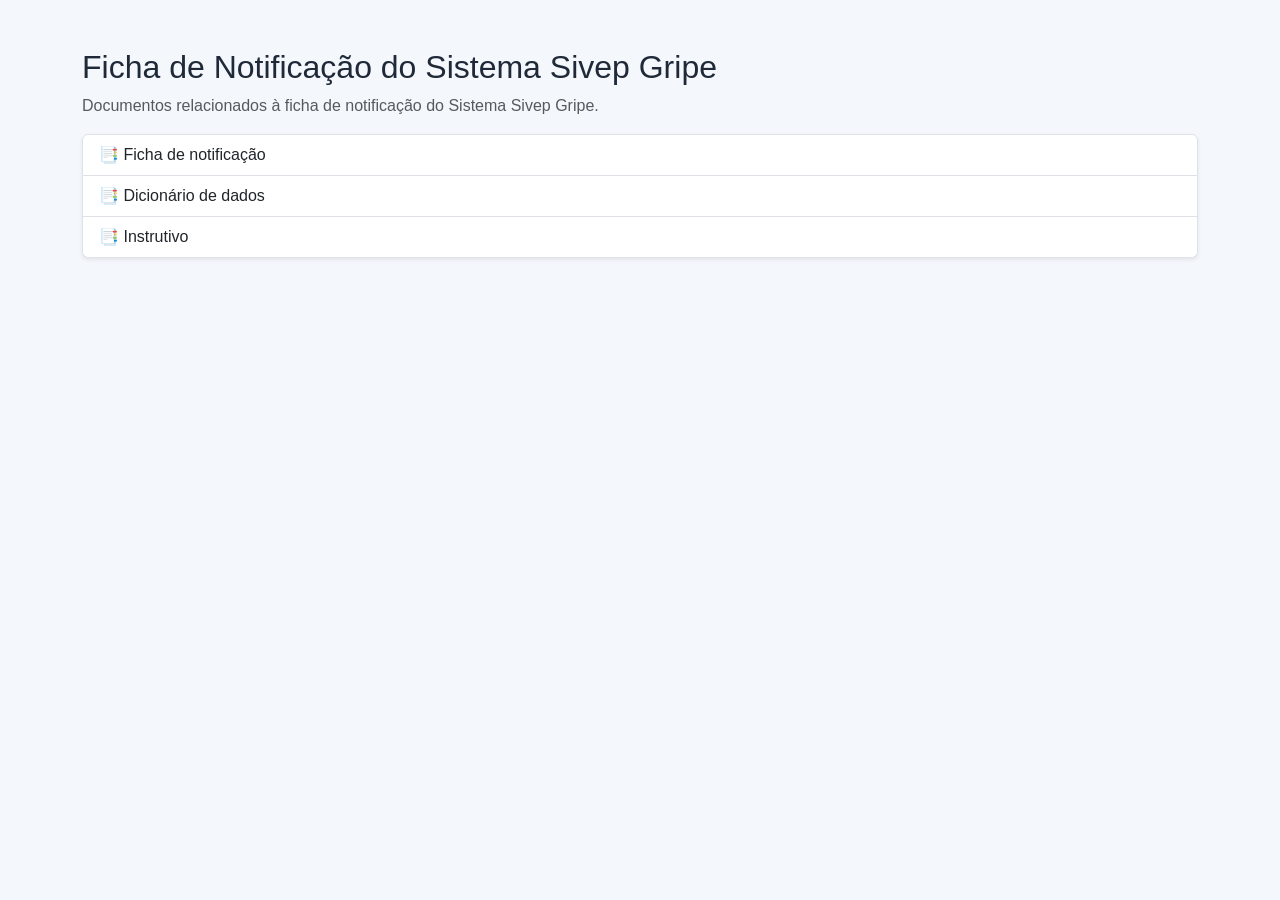
<file: paginas/srag/documentos/documentos tecnicos/fichas notificacao/index.html>
<!DOCTYPE html>
<html lang="pt-BR">

<head>
    <meta charset="UTF-8">
    <meta name="viewport" content="width=device-width, initial-scale=1.0">

    <title>Ficha de Notificação - Sivep Gripe</title>

    <link href="https://cdn.jsdelivr.net/npm/bootstrap@5.3.3/dist/css/bootstrap.min.css" rel="stylesheet">

    <link rel="stylesheet" href="../../../../../../css/style.css">
</head>

<body>

    <div class="container py-5">

        <h2>Ficha de Notificação do Sistema Sivep Gripe</h2>

        <p class="text-muted">
            Documentos relacionados à ficha de notificação do Sistema Sivep Gripe.
        </p>

        <div class="list-group shadow-sm">

            <a href="Ficha-de-notificacao/Ficha.pdf"
               target="_blank"
       class="list-group-item list-group-item-action">
        📑 Ficha de notificação
            
            </a>

            <a href="Dicionario-de-dados/Dicionario.pdf"
               target="_blank"
       class="list-group-item list-group-item-action">
        📑 Dicionário de dados
            
            </a>

            <a href="Instrutivo/Instrutivo.pdf"
               target="_blank"
       class="list-group-item list-group-item-action">
        📑 Instrutivo
            </a>

        </div>

    </div>

</body>
</html>
</file>
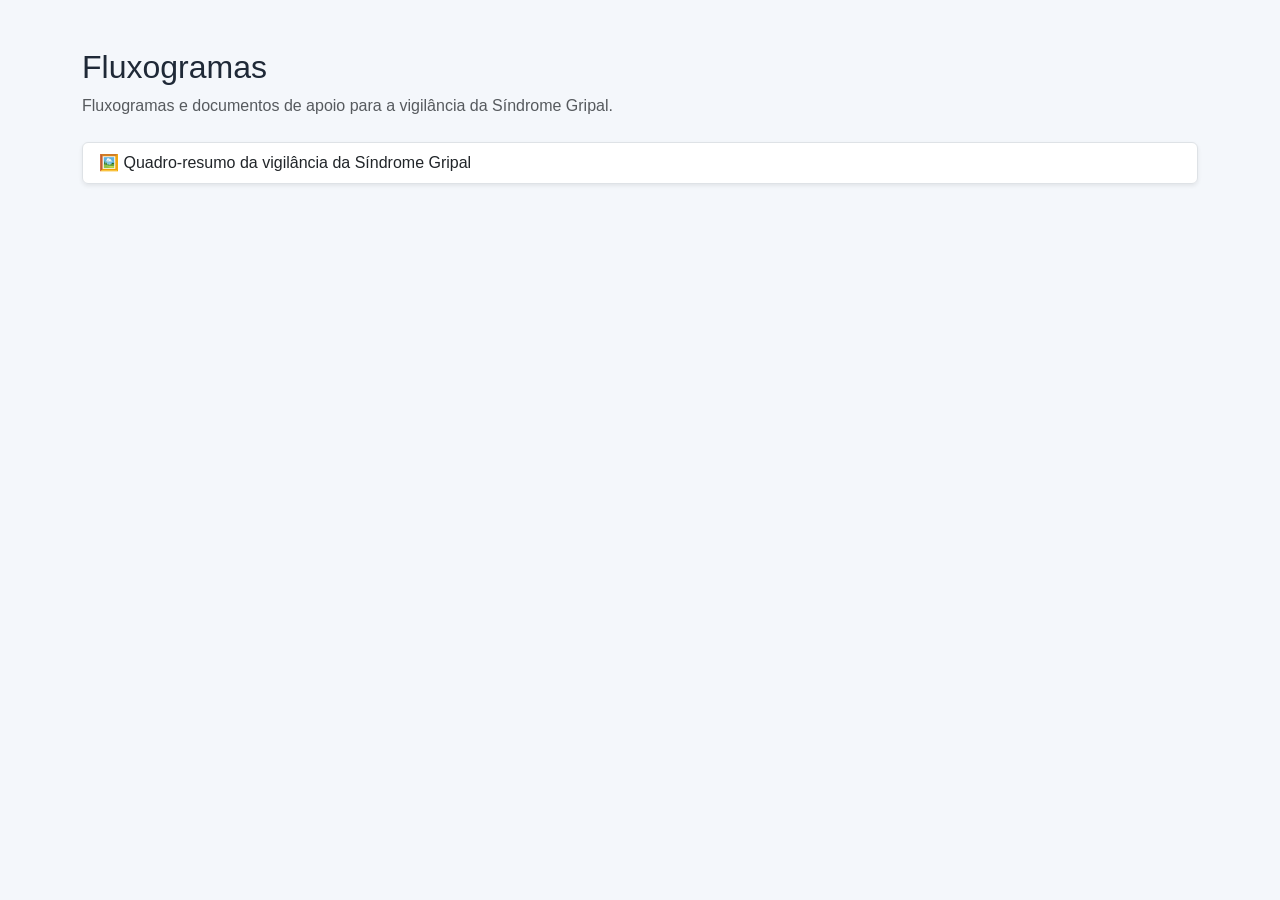
<file: paginas/srag/documentos/documentos tecnicos/fluxogramas/index.html>
<!DOCTYPE html>
<html lang="pt-BR">

<head>
    <meta charset="UTF-8">
    <meta name="viewport" content="width=device-width, initial-scale=1.0">

    <title>Fluxogramas - Sivep Gripe</title>

    <link href="https://cdn.jsdelivr.net/npm/bootstrap@5.3.3/dist/css/bootstrap.min.css" rel="stylesheet">

    <link rel="stylesheet" href="../../../../../../css/style.css">
</head>

<body>

    <div class="container py-5">

        <h2>Fluxogramas</h2>

        <p class="text-muted">
            Fluxogramas e documentos de apoio para a vigilância da Síndrome Gripal.
        </p>

        <div class="list-group shadow-sm mt-4">

            <a href="quadro-resumo.png"
               target="_blank"
               class="list-group-item list-group-item-action">
                🖼️ Quadro-resumo da vigilância da Síndrome Gripal
            </a>

        </div>

    </div>

</body>
</html>
</file>
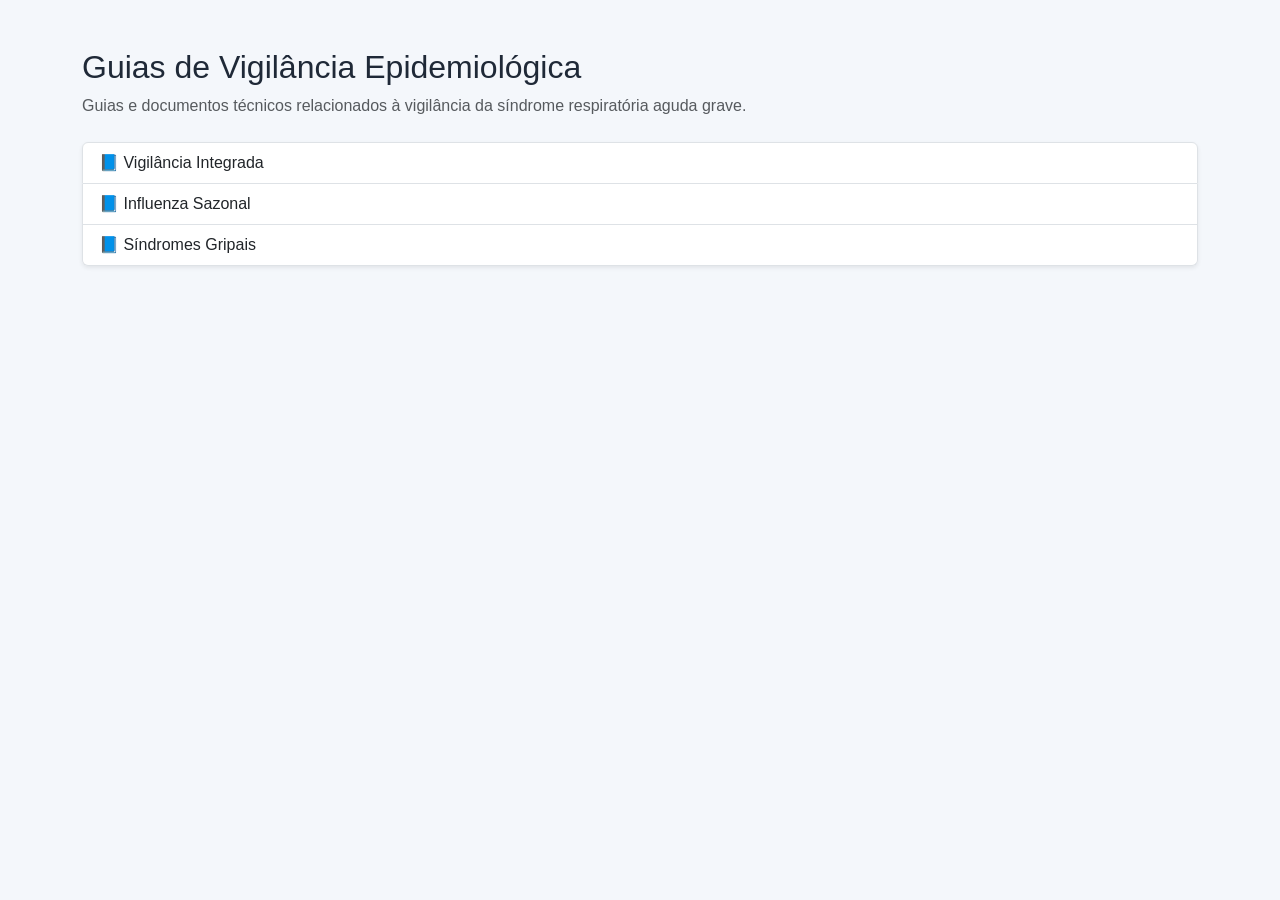
<file: paginas/srag/documentos/documentos tecnicos/guias/index.html>
<!DOCTYPE html>
<html lang="pt-BR">

<head>
    <meta charset="UTF-8">
    <meta name="viewport" content="width=device-width, initial-scale=1.0">

    <title>Guias - Sivep Gripe</title>

    <link href="https://cdn.jsdelivr.net/npm/bootstrap@5.3.3/dist/css/bootstrap.min.css" rel="stylesheet">

    <link rel="stylesheet" href="../../../../../../css/style.css">
</head>

<body>

    <div class="container py-5">

        <h2>Guias de Vigilância Epidemiológica</h2>

        <p class="text-muted">
            Guias e documentos técnicos relacionados à vigilância da síndrome respiratória aguda grave.
        </p>

        <div class="list-group shadow-sm mt-4">

            <a href="Guia de Vigilancia Integrada/vigilancia-integrada.pdf"
               target="_blank"
               class="list-group-item list-group-item-action">
                📘 Vigilância Integrada
            </a>

            <a href="Influenza Sazonal/Influenza-sazonal.pdf"
               target="_blank"
               class="list-group-item list-group-item-action">
                📘 Influenza Sazonal
            </a>

            <a href="Vigilancia das Sindromes Gripais/Sindromes-Gripais.pdf"
               target="_blank"
               class="list-group-item list-group-item-action">
                📘 Síndromes Gripais
            </a>

        </div>

    </div>

</body>
</html>
</file>
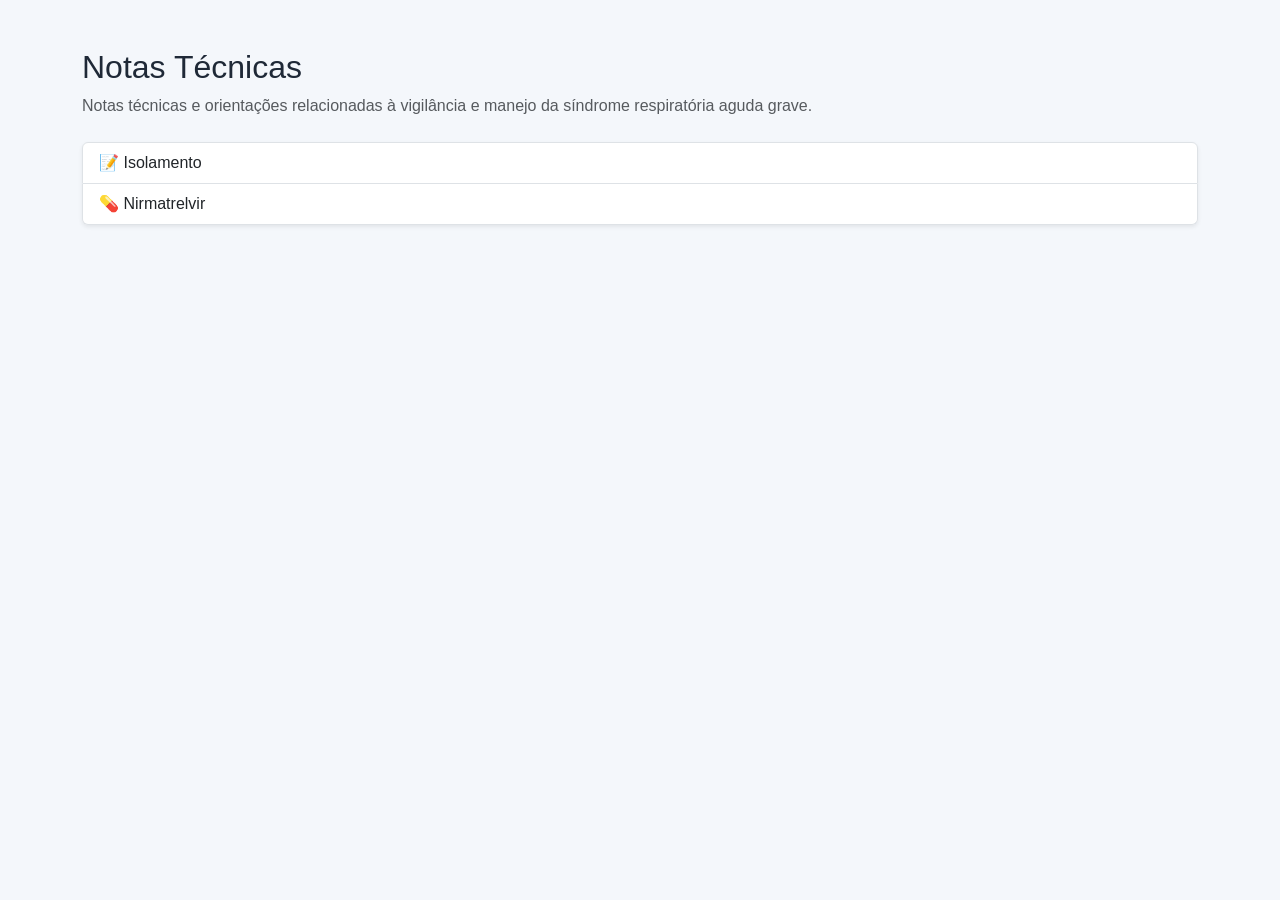
<file: paginas/srag/documentos/documentos tecnicos/notas tecnicas/index.html>
<!DOCTYPE html>
<html lang="pt-BR">

<head>
    <meta charset="UTF-8">
    <meta name="viewport" content="width=device-width, initial-scale=1.0">

    <title>Notas Técnicas - Sivep Gripe</title>

    <link href="https://cdn.jsdelivr.net/npm/bootstrap@5.3.3/dist/css/bootstrap.min.css" rel="stylesheet">

    <link rel="stylesheet" href="../../../../../../css/style.css">
</head>

<body>

    <div class="container py-5">

        <h2>Notas Técnicas</h2>

        <p class="text-muted">
            Notas técnicas e orientações relacionadas à vigilância e manejo da síndrome respiratória aguda grave.
        </p>

        <div class="list-group shadow-sm mt-4">

            <a href="Isolamento/isolamento.pdf"
               class="list-group-item list-group-item-action">
                📝 Isolamento
            </a>

            <a href="Nirmatrelvir/NIRMATRELVIR.pdf"
               class="list-group-item list-group-item-action">
                💊 Nirmatrelvir
            </a>

        </div>

    </div>

</body>
</html>
</file>
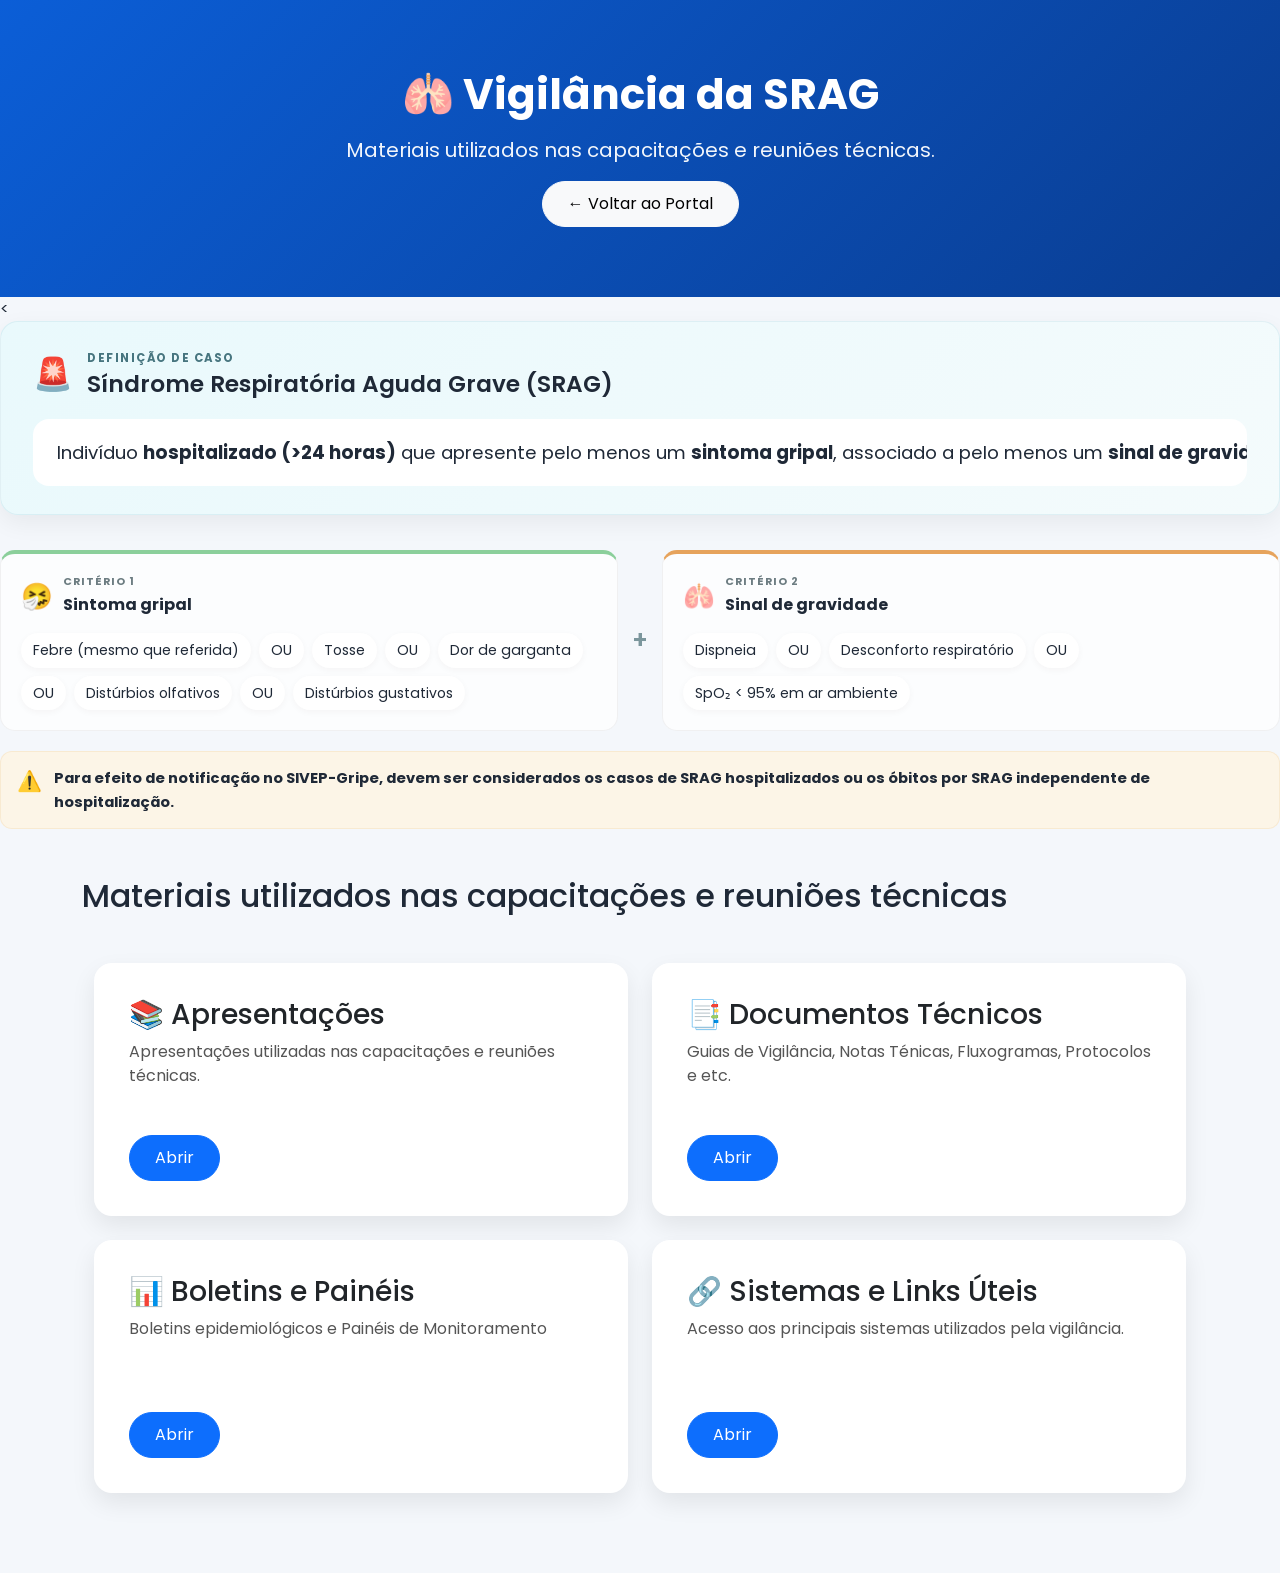
<file: paginas/srag.html>
<!DOCTYPE html>

<html lang="pt-br">

<head>

<meta charset="UTF-8">

<meta name="viewport" content="width=device-width, initial-scale=1.0">

<title>Vigilância da SRAG</title>

<link href="https://cdn.jsdelivr.net/npm/bootstrap@5.3.7/dist/css/bootstrap.min.css" rel="stylesheet">

<link rel="stylesheet" href="../css/style.css">

<link href="https://fonts.googleapis.com/css2?family=Poppins:wght@300;400;600;700&display=swap" rel="stylesheet">

</head>

<body>

<header class="hero">

<div class="container">

<h1>🫁 Vigilância da SRAG</h1>

<p>

Materiais utilizados nas capacitações e reuniões técnicas.

</p>

<a href="../index.html" class="btn btn-light">

← Voltar ao Portal

</a>

</div>

</header>

<<section class="definicao-srag">

    <div class="cabecalho-definicao">
        <span class="icone-definicao">🚨</span>

        <div>
            <span class="rotulo-definicao">DEFINIÇÃO DE CASO</span>
            <h2>Síndrome Respiratória Aguda Grave (SRAG)</h2>
        </div>
    </div>
    <div class="resumo-definicao">
      Indivíduo <strong>hospitalizado (>24 horas)</strong> que apresente pelo menos um <strong>sintoma gripal</strong>, associado a pelo menos um <strong>sinal de gravidade</strong>.
    </div>

  </section>


    <div class="criterios-srag">

        <div class="criterio-srag sintomas">

            <div class="titulo-criterio">
                <span>🤧</span>
                <div>
                    <small>CRITÉRIO 1</small>
                    <strong>Sintoma gripal</strong>
                </div>
            </div>

            <div class="lista-criterios">

                <span>Febre (mesmo que referida)</span> 
                <span>OU</span> 
                <span>Tosse</span> 
                <span>OU</span>
                <span>Dor de garganta</span>
                <span>OU</span>
                <span>Distúrbios olfativos</span>
                <span>OU</span>
                <span>Distúrbios gustativos</span>

            </div>

        </div>


        <div class="mais-srag">+</div>


        <div class="criterio-srag gravidade">

            <div class="titulo-criterio">
                <span>🫁</span>
                <div>
                    <small>CRITÉRIO 2</small>
                    <strong>Sinal de gravidade</strong>
                </div>
            </div>

            <div class="lista-criterios">

                <span>Dispneia</span>
                <span>OU</span>
                <span>Desconforto respiratório</span>
                <span>OU</span>
                <span>SpO₂ &lt; 95% em ar ambiente</span>

            </div>

        </div>

    </div>

    <div class="atencao-srag">

        <span class="icone-atencao">⚠️</span>

        <div>
            <strong>Para efeito de notificação no SIVEP-Gripe, devem ser considerados os casos de SRAG hospitalizados ou os óbitos por SRAG independente de hospitalização.</strong>
           
        </div>

    </div>

</section>

        </div>

    </div>

</section>

<main class="container mt-5">

<h2>

Materiais utilizados nas capacitações e reuniões técnicas

</h2>

<main class="container my-5">

<div class="row g-4">

<div class="col-md-6">

<div class="card modulo">

<div class="card-body">

<h3>📚 Apresentações </h3>

<p>
Apresentações utilizadas nas capacitações e reuniões técnicas.
</p>

<a href="srag/apresentacoes.html" class="btn btn-primary">

Abrir

</a>

</div>

</div>

</div>

<div class="col-md-6">

<div class="card modulo">

<div class="card-body">

<h3>📑 Documentos Técnicos</h3>

<p>

Guias de Vigilância, Notas Ténicas, Fluxogramas, Protocolos e etc.

</p>

<a href="srag/documentos.html" class="btn btn-primary">

Abrir

</a>

</div>

</div>

</div>

<div class="col-md-6">

<div class="card modulo">

<div class="card-body">

<h3>📊 Boletins e Painéis</h3>

<p>

Boletins epidemiológicos e Painéis de Monitoramento

</p>

<a href="srag/boletins.html" class="btn btn-primary">

Abrir

</a>

</div>

</div>

</div>

<div class="col-md-6">

<div class="card modulo">

<div class="card-body">

<h3>🔗 Sistemas e Links Úteis</h3>

<p>

Acesso aos principais sistemas utilizados pela vigilância.

</p>

<a href="srag/links.html" class="btn btn-primary">

Abrir

</a>

</div>

</div>

</body>

</html>
</file>
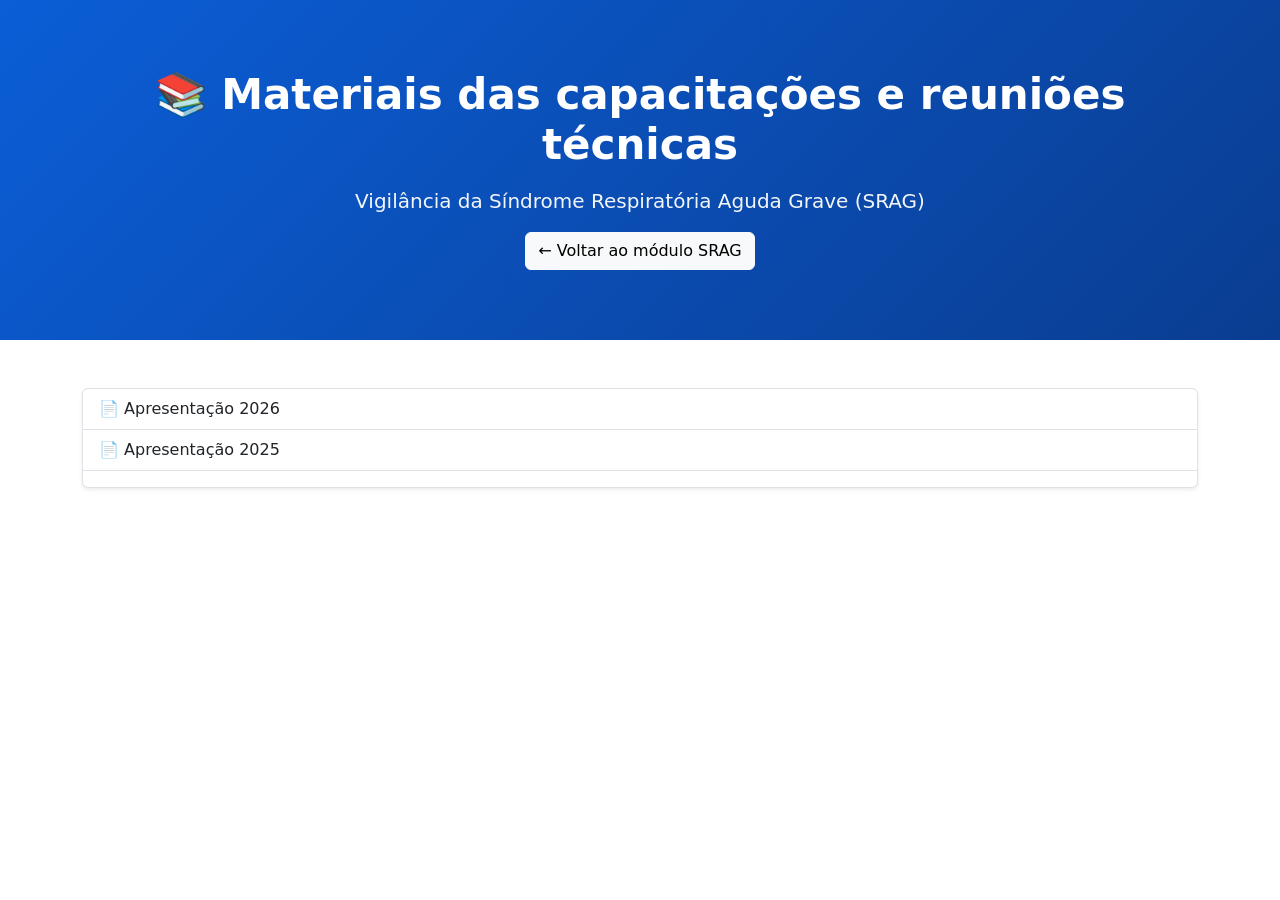
<file: paginas/srag/apresentacoes.html>
<!DOCTYPE html>
<html lang="pt-BR">

<head>

<meta charset="UTF-8">

<meta name="viewport" content="width=device-width, initial-scale=1.0">

<title>Materiais da SRAG</title>

<link rel="stylesheet" href="../../css/style.css">

<link href="https://cdn.jsdelivr.net/npm/bootstrap@5.3.7/dist/css/bootstrap.min.css" rel="stylesheet">

</head>

<body>

<header class="hero">

<div class="container">

<h1>📚 Materiais das capacitações e reuniões técnicas</h1>

<p>

Vigilância da Síndrome Respiratória Aguda Grave (SRAG)

</p>

<a href="../srag.html" class="btn btn-light">

← Voltar ao módulo SRAG

</a>

</div>

</header>

<main class="container my-5">

<div class="list-group  shadow-sm"">

<a href="documentos/apresentacoes/apresentacao 2026/Alinhamento modelo.pdf" class="list-group-item list-group-item-action">

📄 Apresentação 2026

</a>

<a href="#" class="list-group-item list-group-item-action">

📄 Apresentação 2025

</a>

<a href="#" class="list-group-item list-group-item-action">

</a>

</div>

</main>

</body>

</html>
</file>
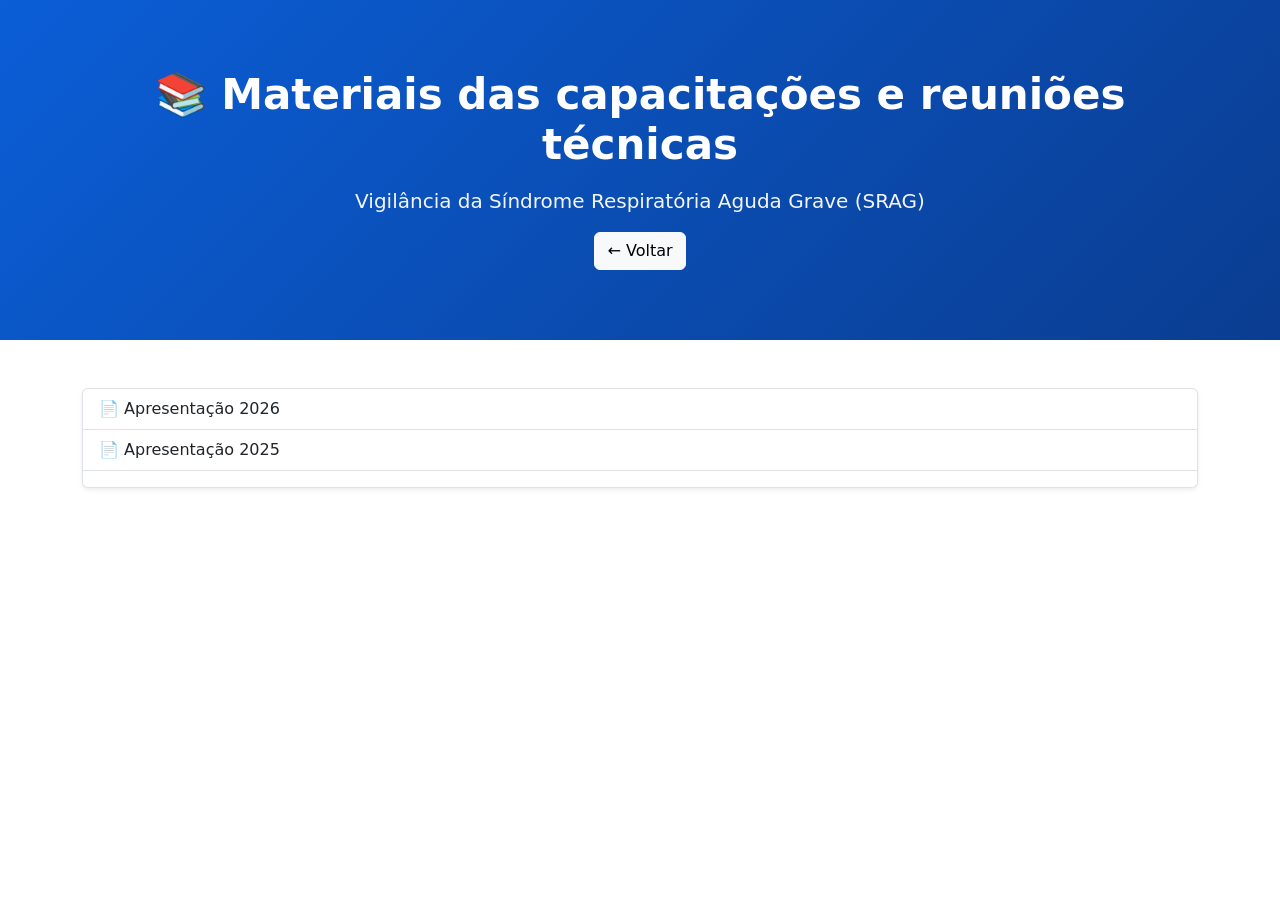
<file: paginas/srag/apresentações.html>
<!DOCTYPE html>
<html lang="pt-BR">

<head>

<meta charset="UTF-8">

<meta name="viewport" content="width=device-width, initial-scale=1.0">

<title>Materiais da SRAG</title>

<link rel="stylesheet" href="../../css/style.css">

<link href="https://cdn.jsdelivr.net/npm/bootstrap@5.3.7/dist/css/bootstrap.min.css" rel="stylesheet">

</head>

<body>

<header class="hero">

<div class="container">

<h1>📚 Materiais das capacitações e reuniões técnicas</h1>

<p>

Vigilância da Síndrome Respiratória Aguda Grave (SRAG)

</p>

<a href="../srag.html" class="btn btn-light">

← Voltar

</a>

</div>

</header>

<main class="container my-5">

<div class="list-group  shadow-sm"">

<a href="https://drive.google.com/drive/folders/1WKHJsD-YoclWCSuEVoSJIBv4V3AuxOfP?usp=drive_link" class="list-group-item list-group-item-action">

📄 Apresentação 2026

</a>

<a href="#" class="list-group-item list-group-item-action">

📄 Apresentação 2025

</a>

<a href="#" class="list-group-item list-group-item-action">

</a>

</div>

</main>

</body>

</html>
</file>
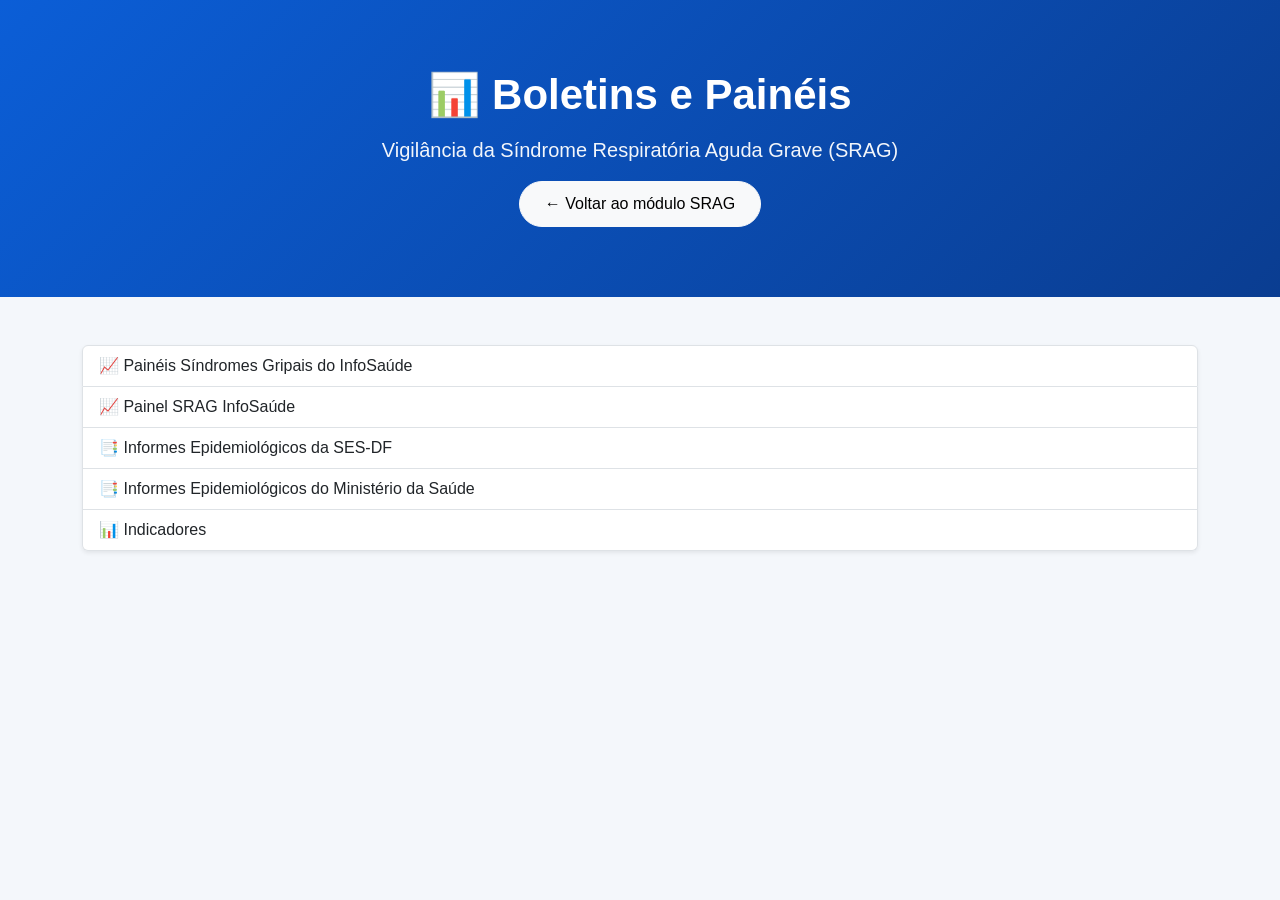
<file: paginas/srag/boletins.html>
<!DOCTYPE html>
<html lang="pt-BR">

<head>

    <meta charset="UTF-8">
    <meta name="viewport" content="width=device-width, initial-scale=1">

    <title>Boletins e Painéis - SRAG</title>

    <link href="https://cdn.jsdelivr.net/npm/bootstrap@5.3.7/dist/css/bootstrap.min.css" rel="stylesheet">
    <link rel="stylesheet" href="../../css/style.css">

</head>

<body>

<header class="hero">

    <div class="container">

        <h1>📊 Boletins e Painéis</h1>

        <p>

            Vigilância da Síndrome Respiratória Aguda Grave (SRAG)

        </p>

        <a href="../srag.html" class="btn btn-light">

            ← Voltar ao módulo SRAG

        </a>

    </div>

</header>

<main class="container my-5">

    <div class="list-group shadow-sm">

        <a href="https://info.saude.df.gov.br/sindromes-gripais/" class="list-group-item list-group-item-action">

            📈 Painéis Síndromes Gripais do InfoSaúde 

        </a>

        <a href="https://info.saude.df.gov.br/sindromes-gripais/painel-infosaude-sindromes-gripais-sindrome-respiratoria-aguda-grave-srag/" class="list-group-item list-group-item-action">

            📈 Painel SRAG InfoSaúde

        </a>

        <a href="https://www.saude.df.gov.br/gripe-1" class="list-group-item list-group-item-action">

            📑 Informes Epidemiológicos da SES-DF

        </a>

        <a href="https://shre.ink/jdvN" class="list-group-item list-group-item-action">

            📑 Informes Epidemiológicos do Ministério da Saúde

        <a href="#" class="list-group-item list-group-item-action">

            📊 Indicadores

        </a>

    </div>

</main>

</body>

</html>
</file>
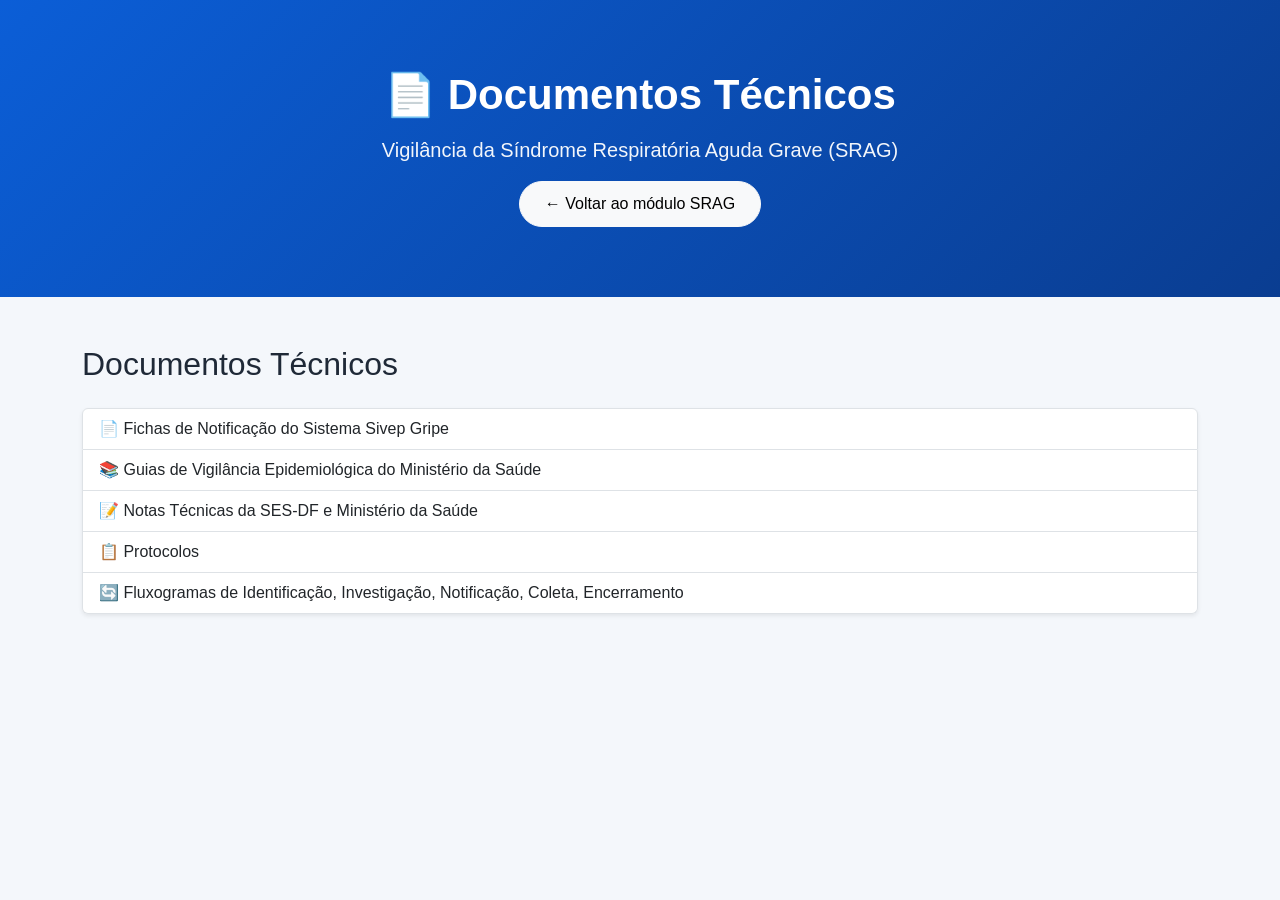
<file: paginas/srag/documentos.html>
<!DOCTYPE html>
<html lang="pt-BR">

<head>

    <meta charset="UTF-8">
    <meta name="viewport" content="width=device-width, initial-scale=1">

    <title>Documentos Técnicos - SRAG</title>

    <link href="https://cdn.jsdelivr.net/npm/bootstrap@5.3.7/dist/css/bootstrap.min.css" rel="stylesheet">

    <link rel="stylesheet" href="../../css/style.css">

</head>

<body>

<header class="hero">

    <div class="container">

        <h1>📄 Documentos Técnicos</h1>

        <p>

            Vigilância da Síndrome Respiratória Aguda Grave (SRAG)

        </p>

        <a href="../srag.html" class="btn btn-light">

            ← Voltar ao módulo SRAG

        </a>

    </div>

</header>

<main class="container my-5">

<h2 class="mb-4">

Documentos Técnicos

</h2>

<div class="list-group shadow-sm">

<a href="documentos/documentos-tecnicos/ficha-notificacao/" class="list-group-item list-group-item-action">

📄 Fichas de Notificação do Sistema Sivep Gripe 

</a>

<a href="documentos/documentos-tecnicos/guias/" class="list-group-item list-group-item-action">

📚 Guias de Vigilância Epidemiológica do Ministério da Saúde 

</a>

<a href="documentos/documentos-tecnicos/notas-tecnicas/" class="list-group-item list-group-item-action">

📝 Notas Técnicas da SES-DF e Ministério da Saúde

</a>

<a href="documentos/documentos-tecnicos/protocolos/" class="list-group-item list-group-item-action">

📋 Protocolos

</a>

<a href="documentos/documentos-tecnicos/fluxogramas/" class="list-group-item list-group-item-action">

🔄 Fluxogramas de Identificação, Investigação, Notificação, Coleta, Encerramento

</a>

</div>

</main>

</body>

</html>
</file>
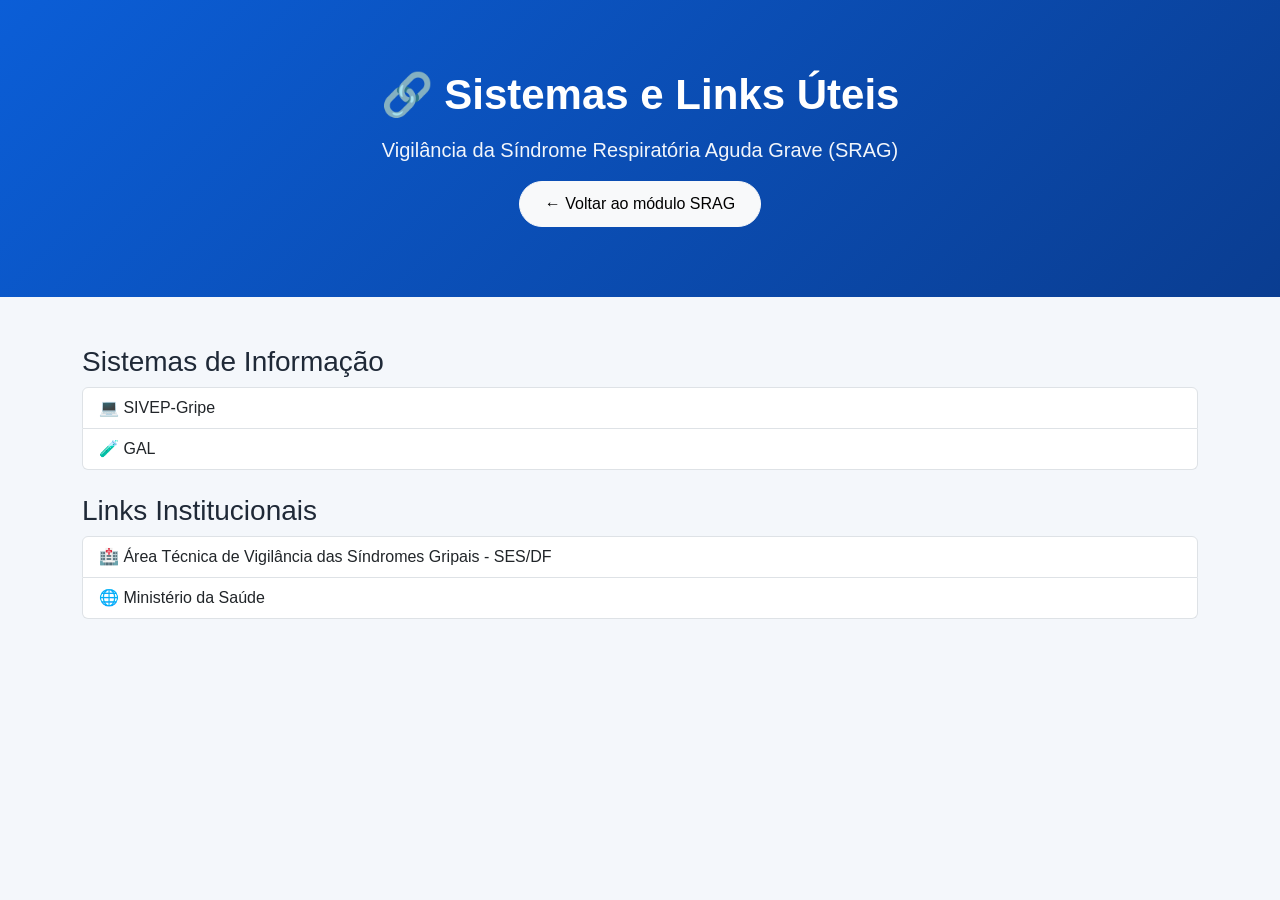
<file: paginas/srag/links.html>
<!DOCTYPE html>
<html lang="pt-BR">

<head>

<meta charset="UTF-8">
<meta name="viewport" content="width=device-width, initial-scale=1.0">

<title>Sistemas e Links Úteis</title>

<link href="https://cdn.jsdelivr.net/npm/bootstrap@5.3.7/dist/css/bootstrap.min.css" rel="stylesheet">
<link rel="stylesheet" href="../../css/style.css">

</head>

<body>

<header class="hero">

<div class="container">

<h1>🔗 Sistemas e Links Úteis</h1>

<p>
Vigilância da Síndrome Respiratória Aguda Grave (SRAG)
</p>

<a href="../srag.html" class="btn btn-light">

← Voltar ao módulo SRAG

</a>

</div>

</header>

<main class="container my-5">

<h3>Sistemas de Informação</h3>

<div class="list-group mb-4">

<a href="https://sivepgripe.saude.gov.br/sivepgripe/login.html?0" class="list-group-item list-group-item-action">

💻 SIVEP-Gripe

</a>

<a href="https://gal.distritofederal.sus.gov.br/" class="list-group-item list-group-item-action">

🧪 GAL

</a>

</div>

<h3>Links Institucionais</h3>

<div class="list-group">

<a href="https://www.saude.df.gov.br/gripe-1" target="_blank" class="list-group-item list-group-item-action">

🏥 Área Técnica de Vigilância das Síndromes Gripais - SES/DF

</a>

<a href="https://www.gov.br/saude/pt-br/assuntos/saude-de-a-a-z/g/gripe-influenza" target="_blank" class="list-group-item list-group-item-action">

🌐 Ministério da Saúde

</a>

</div>

</main>

</body>

</html>
</file>
<file: css/style.css>
/* ======================================================
   PORTAL DE CONSULTA SÍNDROMES GRIPAIS
   Desenvolvido por etapas
====================================================== */

*{
    margin:0;
    padding:0;
    box-sizing:border-box;
}

body{

    font-family:'Poppins',sans-serif;

    background:#F4F7FB;

    color:#1f2937;

}

/*======================
    CABEÇALHO
========================*/

.hero{

    background:linear-gradient(135deg,#0B5ED7,#0A3D91);

    color:white;

    padding:70px 20px;

    text-align:center;

}

.hero h1{

    font-size:42px;

    font-weight:700;

}

.hero p{

    margin-top:15px;

    font-size:20px;

    opacity:.95;

}

/*======================
      PESQUISA
========================*/

.pesquisa{

    margin-top:35px;

    max-width:650px;

    margin-left:auto;

    margin-right:auto;

    border-radius:40px;

    padding:15px;

    font-size:18px;

}

/*======================
      MÓDULOS
========================*/

main{

    margin-top:60px;

    margin-bottom:80px;

}

.modulo{

    border:none;

    border-radius:18px;

    transition:.30s;

    box-shadow:0 10px 25px rgba(0,0,0,.08);

    height:100%;

}

.modulo:hover{

    transform:translateY(-8px);

    box-shadow:0 20px 40px rgba(0,0,0,.15);

}

.card-body{

    padding:35px;

}

.card-body h2{

    font-size:26px;

    margin-bottom:15px;

}

.card-body p{

    color:#555;

    margin-bottom:25px;

    min-height:70px;

}

.btn{

    border-radius:30px;

    padding:10px 25px;

}

/* ==========================================
   DEFINIÇÃO DE CASO DE SRAG
========================================== */

.definicao-srag {
    background: linear-gradient(135deg, #e9f9fc, #f4fbfc);
    border-radius: 18px;
    padding: 28px 32px;
    margin-bottom: 35px;
    border: 1px solid rgba(0, 120, 150, 0.08);
    box-shadow: 0 8px 24px rgba(0, 0, 0, 0.06);
}


/* CABEÇALHO */

.cabecalho-definicao {
    display: flex;
    align-items: center;
    gap: 14px;
    margin-bottom: 18px;
}

.icone-definicao {
    font-size: 2rem;
}

.rotulo-definicao {
    display: block;
    font-size: 0.72rem;
    font-weight: 700;
    letter-spacing: 1.5px;
    color: #47757f;
    margin-bottom: 3px;
}

.cabecalho-definicao h2 {
    margin: 0;
    font-size: 1.45rem;
    font-weight: 600;
}


/* RESUMO */

.resumo-definicao {
    background: #ffffff;
    border-radius: 16px;
    padding: 20px 24px;
    margin-top: 20px;
    font-size: 1.15rem;
    line-height: 1.5;
    white-space: nowrap;
    overflow-x: auto;
}

@media (max-width: 768px) {

    .resumo-definicao {
        white-space: normal;
        font-size: 1.05rem;
        line-height: 1.5;
    }

}

/* CRITÉRIOS */

.criterios-srag {
    display: grid;
    grid-template-columns: 1fr auto 1fr;
    align-items: stretch;
    gap: 14px;
}


/* CARTÕES */

.criterio-srag {
    background: rgba(255, 255, 255, 0.75);
    border-radius: 15px;
    padding: 20px;
    border: 1px solid rgba(0, 0, 0, 0.05);
}

.criterio-srag.sintomas {
    border-top: 4px solid #8bcf9b;
}

.criterio-srag.gravidade {
    border-top: 4px solid #e6a35c;
}


/* TÍTULO DOS CRITÉRIOS */

.titulo-criterio {
    display: flex;
    align-items: center;
    gap: 10px;
    margin-bottom: 16px;
}

.titulo-criterio > span {
    font-size: 1.6rem;
}

.titulo-criterio small {
    display: block;
    font-size: 0.68rem;
    letter-spacing: 1px;
    font-weight: 700;
    color: #6d7d82;
    margin-bottom: 3px;
}

.titulo-criterio strong {
    font-size: 1rem;
}


/* ITENS */

.lista-criterios {
    display: flex;
    flex-wrap: wrap;
    gap: 8px;
}

.lista-criterios span {
    background: white;
    padding: 8px 12px;
    border-radius: 18px;
    font-size: 0.88rem;
    line-height: 1.3;
    box-shadow: 0 2px 7px rgba(0, 0, 0, 0.04);
}


/* SINAL DE + */

.mais-srag {
    display: flex;
    align-items: center;
    justify-content: center;
    font-size: 1.5rem;
    font-weight: 600;
    color: #7b969c;
}


/* ATENÇÃO */

.atencao-srag {
    display: flex;
    align-items: flex-start;
    gap: 12px;
    margin-top: 20px;
    padding: 14px 16px;
    background: rgba(255, 245, 225, 0.75);
    border-radius: 12px;
    border: 1px solid rgba(220, 170, 90, 0.15);
}

.icone-atencao {
    font-size: 1.25rem;
}

.atencao-srag strong {
    font-size: 0.92rem;
}

.atencao-srag p {
    margin: 3px 0 0;
    font-size: 0.84rem;
    line-height: 1.45;
}
</file>
